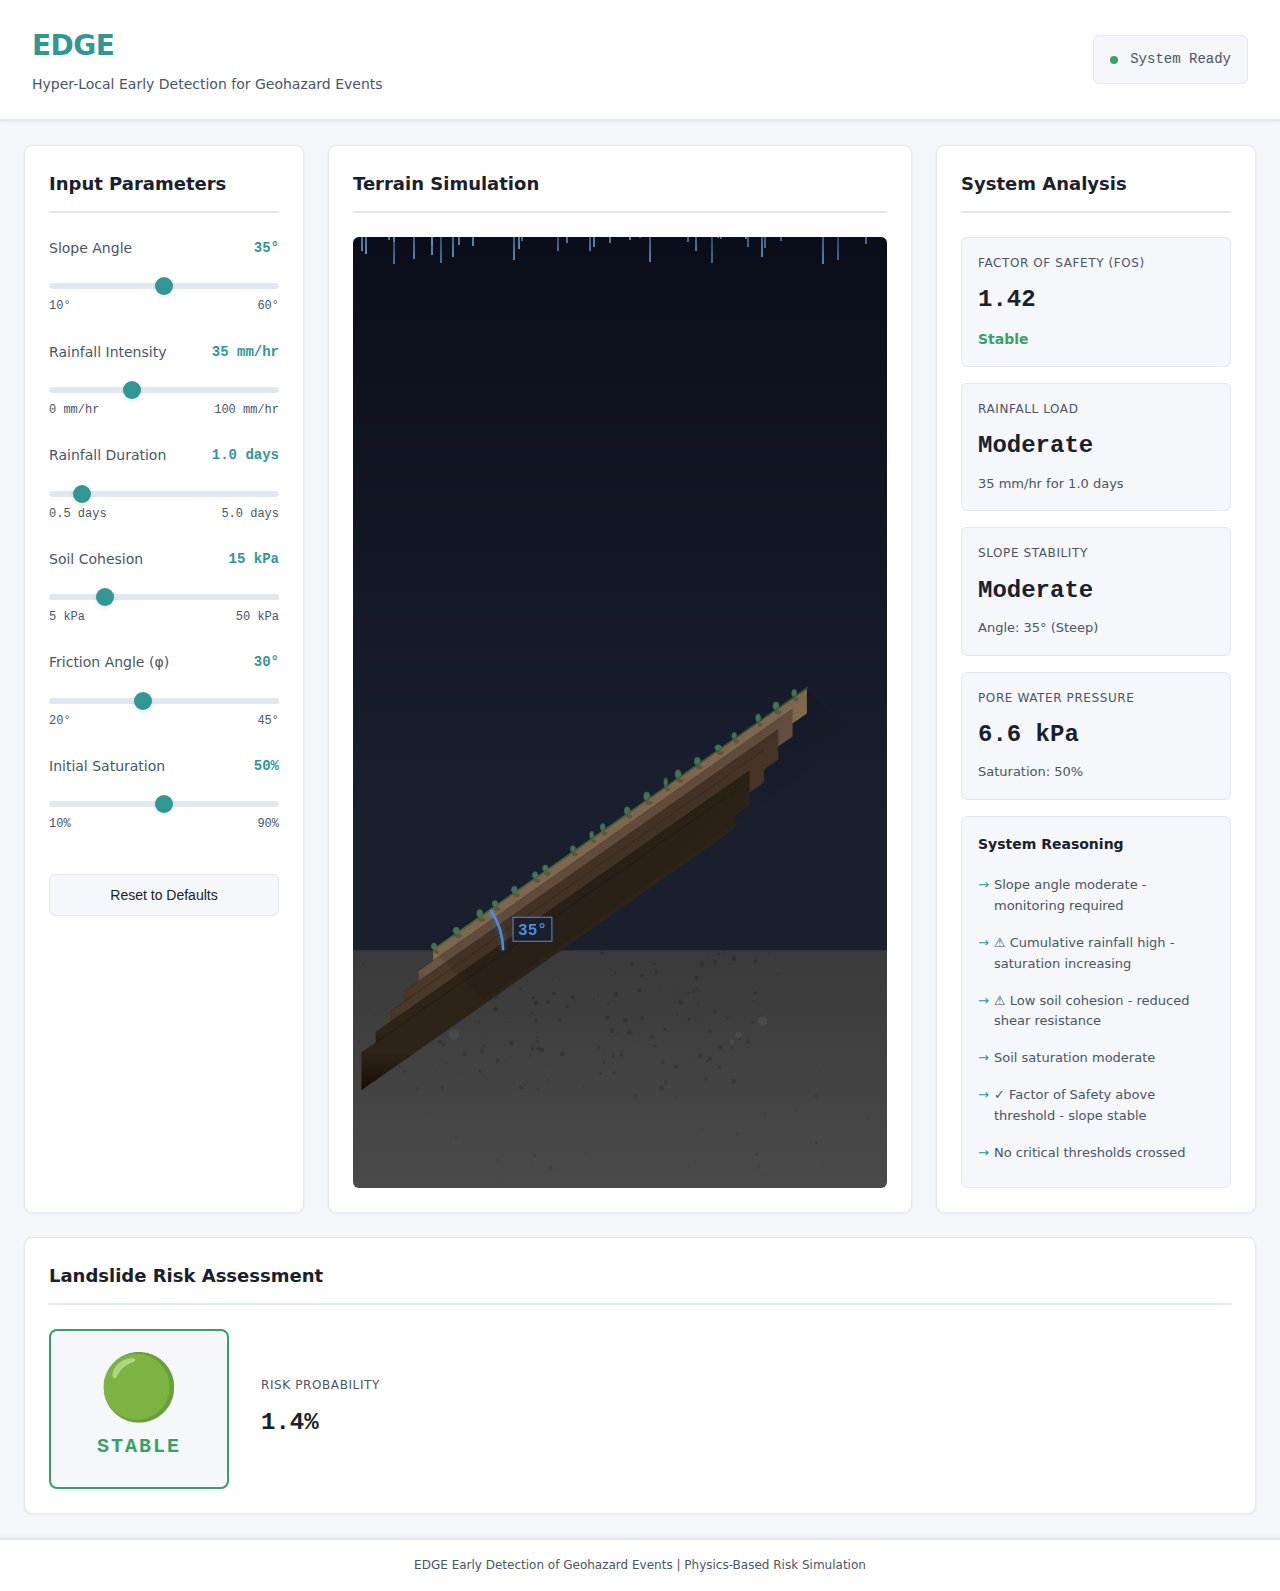
<file: demo/index.html>
<!DOCTYPE html>
<html lang="en">

<head>
    <meta charset="UTF-8">
    <meta name="viewport" content="width=device-width, initial-scale=1.0">
    <title>EDGE | Early Detection for Geohazard Events</title>
    <meta name="description"
        content="Interactive hyper-local landslide risk simulation system for demonstration and experimentation">
    <link rel="stylesheet" href="styles.css">
</head>

<body>
    <div class="app-container">
        <!-- Header -->
        <header class="header">
            <div class="header-content">
                <h1 class="system-title">EDGE</h1>
                <p class="system-subtitle">Hyper-Local Early Detection for Geohazard Events</p>
            </div>
            <div class="system-status" id="systemStatus">
                <span class="status-indicator"></span>
                <span class="status-text">System Ready</span>
            </div>
        </header>

        <!-- Main Content Grid -->
        <main class="main-grid">
            <!-- Left Panel: Input Playground -->
            <section class="panel input-panel">
                <h2 class="panel-title">Input Parameters</h2>

                <div class="control-group">
                    <label for="slopeAngle" class="control-label">
                        Slope Angle
                        <span class="control-value" id="slopeValue">35°</span>
                    </label>
                    <input type="range" id="slopeAngle" class="slider" min="10" max="60" value="35" step="1">
                    <div class="range-labels">
                        <span>10°</span>
                        <span>60°</span>
                    </div>
                </div>

                <div class="control-group">
                    <label for="rainfallIntensity" class="control-label">
                        Rainfall Intensity
                        <span class="control-value" id="rainfallValue">35 mm/hr</span>
                    </label>
                    <input type="range" id="rainfallIntensity" class="slider" min="0" max="100" value="35" step="5">
                    <div class="range-labels">
                        <span>0 mm/hr</span>
                        <span>100 mm/hr</span>
                    </div>
                </div>

                <div class="control-group">
                    <label for="rainfallDuration" class="control-label">
                        Rainfall Duration
                        <span class="control-value" id="durationValue">1.0 days</span>
                    </label>
                    <input type="range" id="rainfallDuration" class="slider" min="0.5" max="5.0" value="1.0" step="0.1">
                    <div class="range-labels">
                        <span>0.5 days</span>
                        <span>5.0 days</span>
                    </div>
                </div>

                <div class="control-group">
                    <label for="soilCohesion" class="control-label">
                        Soil Cohesion
                        <span class="control-value" id="cohesionValue">15 kPa</span>
                    </label>
                    <input type="range" id="soilCohesion" class="slider" min="5" max="50" value="15" step="1">
                    <div class="range-labels">
                        <span>5 kPa</span>
                        <span>50 kPa</span>
                    </div>
                </div>

                <div class="control-group">
                    <label for="frictionAngle" class="control-label">
                        Friction Angle (φ)
                        <span class="control-value" id="frictionValue">30°</span>
                    </label>
                    <input type="range" id="frictionAngle" class="slider" min="20" max="45" value="30" step="1">
                    <div class="range-labels">
                        <span>20°</span>
                        <span>45°</span>
                    </div>
                </div>

                <div class="control-group">
                    <label for="initialSaturation" class="control-label">
                        Initial Saturation
                        <span class="control-value" id="saturationValue">50%</span>
                    </label>
                    <input type="range" id="initialSaturation" class="slider" min="10" max="90" value="50" step="5">
                    <div class="range-labels">
                        <span>10%</span>
                        <span>90%</span>
                    </div>
                </div>

                <button class="reset-button" id="resetButton">Reset to Defaults</button>
            </section>

            <!-- Center Panel: Visual Mountain Simulation -->
            <section class="panel visualization-panel">
                <h2 class="panel-title">Terrain Simulation</h2>
                <div class="canvas-container">
                    <canvas id="terrainCanvas"></canvas>
                    <div class="rain"></div>
                </div>
                <div class="simulation-controls">
                    <button class="sim-button" id="playButton">▶ Run Simulation</button>
                    <button class="sim-button" id="pauseButton" disabled>⏸ Pause</button>
                    <button class="sim-button" id="resetSimButton">↻ Reset</button>
                </div>
            </section>

            <!-- Right Panel: Constraints & System Logic -->
            <section class="panel logic-panel">
                <h2 class="panel-title">System Analysis</h2>

                <div class="metric-card">
                    <div class="metric-label">Factor of Safety (FoS)</div>
                    <div class="metric-value" id="fosValue">1.50</div>
                    <div class="metric-status" id="fosStatus">✓ Safe</div>
                </div>

                <div class="metric-card">
                    <div class="metric-label">Rainfall Load</div>
                    <div class="metric-value" id="rainfallLoad">Moderate</div>
                    <div class="metric-detail" id="rainfallDetail">35 mm/hr for 6 hours</div>
                </div>

                <div class="metric-card">
                    <div class="metric-label">Slope Stability</div>
                    <div class="metric-value" id="slopeStability">Stable</div>
                    <div class="metric-detail" id="slopeDetail">Angle: 35° (Moderate)</div>
                </div>

                <div class="metric-card">
                    <div class="metric-label">Pore Water Pressure</div>
                    <div class="metric-value" id="poreWaterPressure">0.0 kPa</div>
                    <div class="metric-detail" id="poreWaterDetail">Saturation: 50%</div>
                </div>

                <div class="reasoning-box">
                    <h3 class="reasoning-title">System Reasoning</h3>
                    <ul class="reasoning-list" id="reasoningList">
                        <li>Slope angle within safe range</li>
                        <li>Rainfall intensity moderate</li>
                        <li>Soil cohesion adequate</li>
                        <li>No critical thresholds crossed</li>
                    </ul>
                </div>
            </section>

            <!-- Bottom Panel: Risk Output -->
            <section class="panel risk-panel">
                <h2 class="panel-title">Landslide Risk Assessment</h2>

                <div class="risk-display">
                    <div class="risk-indicator" id="riskIndicator">
                        <div class="risk-icon">🟢</div>
                        <div class="risk-label" id="riskLabel">SAFE</div>
                    </div>

                    <div class="risk-metrics">
                        <div class="risk-metric">
                            <span class="risk-metric-label">Risk Probability</span>
                            <span class="risk-metric-value" id="riskProbability">5%</span>
                        </div>
                    </div>
                </div>

                <div class="alert-box" id="alertBox" style="display: none;">
                    <div class="alert-icon">⚠️</div>
                    <div class="alert-content">
                        <div class="alert-title">LANDSLIDE WARNING</div>
                        <div class="alert-message" id="alertMessage"></div>
                    </div>
                </div>
            </section>
        </main>

        <!-- Footer -->
        <footer class="footer">
            <p>EDGE Early Detection of Geohazard Events | Physics-Based Risk Simulation</p>
        </footer>
    </div>

    <script src="physics-engine.js"></script>
    <script src="visualization.js"></script>
    <script src="app.js"></script>
</body>

</html>
</file>
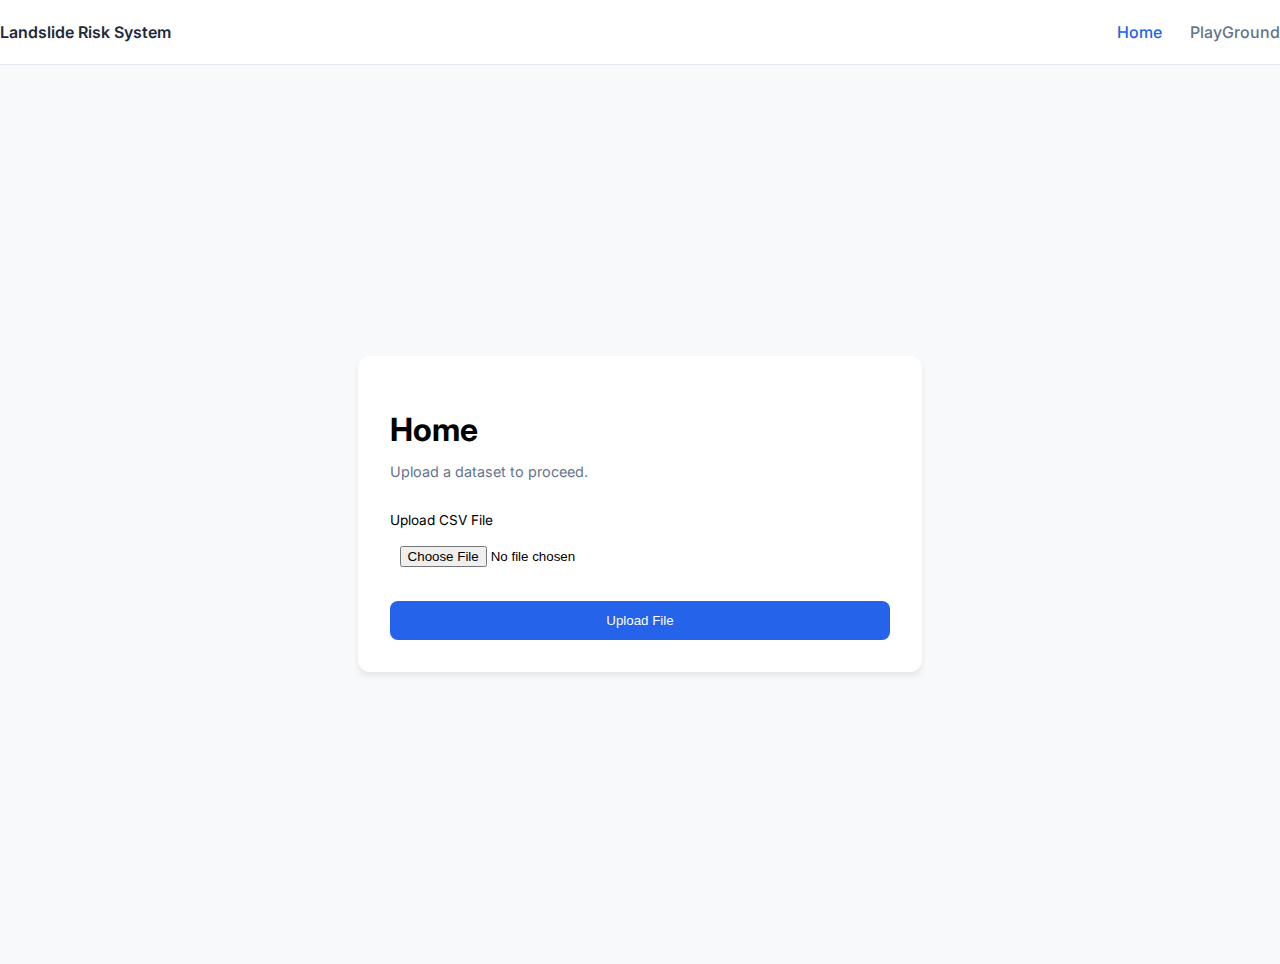
<file: static/index.html>
<!DOCTYPE html>
<html lang="en">

<head>
    <meta charset="UTF-8">
    <meta name="viewport" content="width=device-width, initial-scale=1.0">
    <title>EDGE | Home</title>
    <link href="https://fonts.googleapis.com/css2?family=Inter:wght@400;500;600&display=swap" rel="stylesheet">

    <style>
        :root {
            --bg-color: #f8f9fa;
            --card-bg: #ffffff;
            --primary: #2563eb;
            --primary-hover: #1d4ed8;
            --text-main: #1e293b;
            --text-muted: #64748b;
            --border: #e2e8f0;
        }

        body {
            margin: 0;
            padding-top: 64px;
            font-family: 'Inter', sans-serif;
            background: var(--bg-color);
            display: flex;
            justify-content: center;
            align-items: center;
            min-height: 100vh;
        }

        /* Navbar */
        .navbar {
            position: fixed;
            top: 0;
            width: 100%;
            height: 64px;
            background: #fff;
            border-bottom: 1px solid var(--border);
            display: flex;
            justify-content: space-between;
            align-items: center;
            padding: 0 2rem;
            z-index: 1000;
        }

        .nav-left {
            font-weight: 600;
            color: var(--text-main);
        }

        .nav-right a {
            margin-left: 1.5rem;
            text-decoration: none;
            color: var(--text-muted);
            font-weight: 500;
        }

        .nav-right a.active,
        .nav-right a:hover {
            color: var(--primary);
        }

        /* Panels */
        .panel {
            background: var(--card-bg);
            padding: 2rem;
            border-radius: 12px;
            width: 100%;
            max-width: 500px;
            box-shadow: 0 4px 6px rgba(0, 0, 0, 0.08);
        }

        h1 {
            margin-bottom: 0.5rem;
        }

        .subtitle {
            color: var(--text-muted);
            margin-bottom: 2rem;
            font-size: 0.9rem;
        }

        .input-group {
            margin-bottom: 1.5rem;
        }

        label {
            display: block;
            font-size: 0.85rem;
            margin-bottom: 0.5rem;
        }

        input[type="file"] {
            width: 100%;
            padding: 0.6rem;
        }

        button {
            width: 100%;
            padding: 0.75rem;
            border-radius: 8px;
            border: none;
            cursor: pointer;
            font-weight: 500;
            background: var(--primary);
            color: white;
        }

        button:hover {
            background: var(--primary-hover);
        }

        button:disabled {
            opacity: 0.6;
            cursor: not-allowed;
        }

        .secondary-btn {
            margin-top: 1rem;
            background: #f1f5f9;
            color: var(--text-main);
            border: 1px solid var(--border);
        }

        .secondary-btn:hover {
            background: #e2e8f0;
        }
    </style>
</head>

<body>

    <!-- NAVBAR -->
    <nav class="navbar">
        <div class="nav-left">Landslide Risk System</div>
        <div class="nav-right">
            <a href="#" class="active">Home</a>
            <a href="../demo/index.html">PlayGround</a>
        </div>
    </nav>

    <!-- LEFT PANEL -->
    <div class="panel">
        <h1>Home</h1>
        <p class="subtitle">Upload a dataset to proceed.</p>

        <div class="input-group">
            <label>Upload CSV File</label>
            <input type="file" id="csvFile" accept=".csv">
        </div>

        <button id="uploadBtn" onclick="handleUpload()">Upload File</button>

        <div id="actions" style="display:none; margin-top:2rem;">
            <button class="secondary-btn" onclick="runAction('/api/backtest', 'Historical Backtest')">
                Historical Backtest
            </button>
            <button class="secondary-btn" onclick="runAction('/api/live_sim', 'Live Simulation')">
                Live Simulation
            </button>
            <button class="secondary-btn" onclick="runAction('/api/quick_demo', 'Quick Demo')">
                Quick Demo
            </button>
        </div>
    </div>

    <!-- RESULTS PANEL -->
    <div class="panel" id="resultsPanel" style="display:none; margin-left:2rem; max-width:800px;">
        <h1 id="resultTitle">Results</h1>

        <!-- TERMINAL OUTPUT -->
        <div id="logContainer" style="display:none; margin-bottom:2rem;">
            <h3>Terminal Output</h3>
            <pre id="logOutput"
                style="background:#1e293b; color:#fff; padding:1rem; border-radius:8px;
                       height:300px; overflow:auto; font-family:'Fira Code', monospace;"></pre>
        </div>

        <!-- HEATMAP -->
        <div id="imgContainer" style="display:none;">
            <h3>Generated Heatmap</h3>
            <img id="resultImage"
                 style="width:100%; border-radius:8px; border:1px solid #ccc;">
        </div>
    </div>

    <!-- SCRIPT -->
    <script>
        let uploadedFileName = null;

        function handleUpload() {
            const fileInput = document.getElementById("csvFile");
            if (!fileInput.files.length) {
                alert("Please upload a CSV file.");
                return;
            }

            const formData = new FormData();
            formData.append("file", fileInput.files[0]);

            const btn = document.getElementById("uploadBtn");
            btn.textContent = "Uploading...";
            btn.disabled = true;

            fetch("/api/upload", {
                method: "POST",
                body: formData
            })
            .then(res => {
                if (!res.ok) throw new Error("Upload failed");
                return res.json();
            })
            .then(data => {
                uploadedFileName = data.filename;
                document.getElementById("actions").style.display = "block";
                document.getElementById("resultsPanel").style.display = "block";
                alert("File uploaded: " + uploadedFileName);
            })
            .catch(err => alert(err.message))
            .finally(() => {
                btn.textContent = "Upload File";
                btn.disabled = false;
            });
        }

        function runAction(endpoint, title) {
            if (!uploadedFileName) {
                alert("Please upload a file first.");
                return;
            }

            document.querySelectorAll(".secondary-btn")
                .forEach(b => b.disabled = true);

            const titleEl = document.getElementById("resultTitle");
            const logEl = document.getElementById("logOutput");
            const imgEl = document.getElementById("resultImage");

            titleEl.textContent = "Running " + title + "...";
            logEl.textContent = "Processing...";
            document.getElementById("logContainer").style.display = "block";
            document.getElementById("imgContainer").style.display = "none";

            fetch(endpoint, {
                method: "POST",
                headers: { "Content-Type": "application/json" },
                body: JSON.stringify({ dataset_file: uploadedFileName })
            })
            .then(res => {
                if (!res.ok) throw new Error("API Error: " + res.status);
                return res.json();
            })
            .then(data => {
                titleEl.textContent = title + " Results";

                let logs = "No terminal output returned.";
                if (data.logs && data.logs.trim().length > 0) {
                    logs = data.logs;
                }

                logEl.textContent = logs;
                logEl.scrollTop = logEl.scrollHeight;

                if (data.image) {
                    imgEl.src = "data:image/png;base64," + data.image;
                    document.getElementById("imgContainer").style.display = "block";
                }
            })
            .catch(err => {
                logEl.textContent = "Error: " + err.message;
            })
            .finally(() => {
                document.querySelectorAll(".secondary-btn")
                    .forEach(b => b.disabled = false);
            });
        }
    </script>

</body>
</html>
</file>
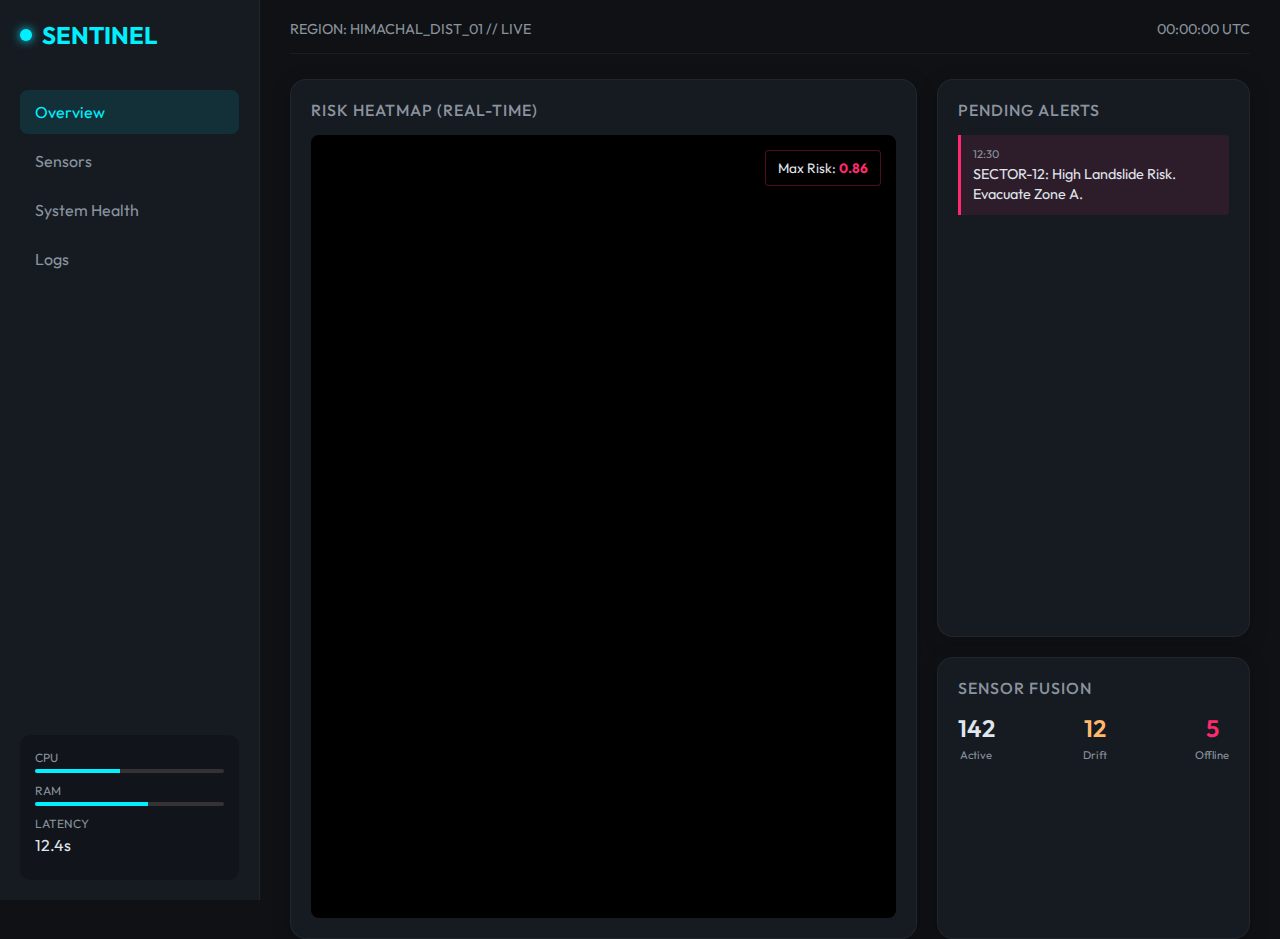
<file: src/dashboard/frontend/index.html>
<!DOCTYPE html>
<html lang="en">

<head>
    <meta charset="UTF-8">
    <meta name="viewport" content="width=device-width, initial-scale=1.0">
    <title>Sentinel-LEWS | Edge Dashboard</title>
    <link rel="stylesheet" href="styles.css">
    <link href="https://fonts.googleapis.com/css2?family=Outfit:wght@300;400;600&display=swap" rel="stylesheet">
</head>

<body>
    <div class="app-container">
        <aside class="sidebar">
            <div class="logo">
                <div class="icon-pulse"></div>
                <h2>SENTINEL</h2>
            </div>

            <nav>
                <a href="#" class="active">Overview</a>
                <a href="#">Sensors</a>
                <a href="#">System Health</a>
                <a href="#">Logs</a>
            </nav>

            <div class="status-panel">
                <div class="status-item">
                    <span class="label">CPU</span>
                    <div class="bar">
                        <div class="fill" style="width: 45%"></div>
                    </div>
                </div>
                <div class="status-item">
                    <span class="label">RAM</span>
                    <div class="bar">
                        <div class="fill" style="width: 60%"></div>
                    </div>
                </div>
                <div class="status-item">
                    <span class="label">LATENCY</span>
                    <span class="value">12.4s</span>
                </div>
            </div>
        </aside>

        <main class="main-content">
            <header>
                <div class="breadcrumbs">REGION: HIMACHAL_DIST_01 // LIVE</div>
                <div class="clock" id="clock">00:00:00 UTC</div>
            </header>

            <div class="grid-layout">
                <div class="card map-card">
                    <h3>Risk Heatmap (Real-time)</h3>
                    <div class="map-container" id="map-container">
                        <!-- Canvas for heatmap -->
                        <canvas id="riskMap"></canvas>
                        <div class="overlay-info">Max Risk: <span class="danger-text">0.86</span></div>
                    </div>
                </div>

                <div class="card alerts-card">
                    <h3>Pending Alerts</h3>
                    <div class="alert-list" id="alert-list">
                        <!-- Items injected by JS -->
                        <div class="alert-item high">
                            <span class="time">12:30</span>
                            <span class="msg">SECTOR-12: High Landslide Risk. Evacuate Zone A.</span>
                        </div>
                    </div>
                </div>

                <div class="card sensor-card">
                    <h3>Sensor Fusion</h3>
                    <div class="sensor-stats">
                        <div class="stat">
                            <span class="val">142</span>
                            <span class="lbl">Active</span>
                        </div>
                        <div class="stat warn">
                            <span class="val">12</span>
                            <span class="lbl">Drift</span>
                        </div>
                        <div class="stat err">
                            <span class="val">5</span>
                            <span class="lbl">Offline</span>
                        </div>
                    </div>
                    <div class="chart-box">
                        <!-- Placeholder for sparkline -->
                        <canvas id="sensorChart"></canvas>
                    </div>
                </div>
            </div>
        </main>
    </div>
    <script src="app.js"></script>
</body>

</html>
</file>
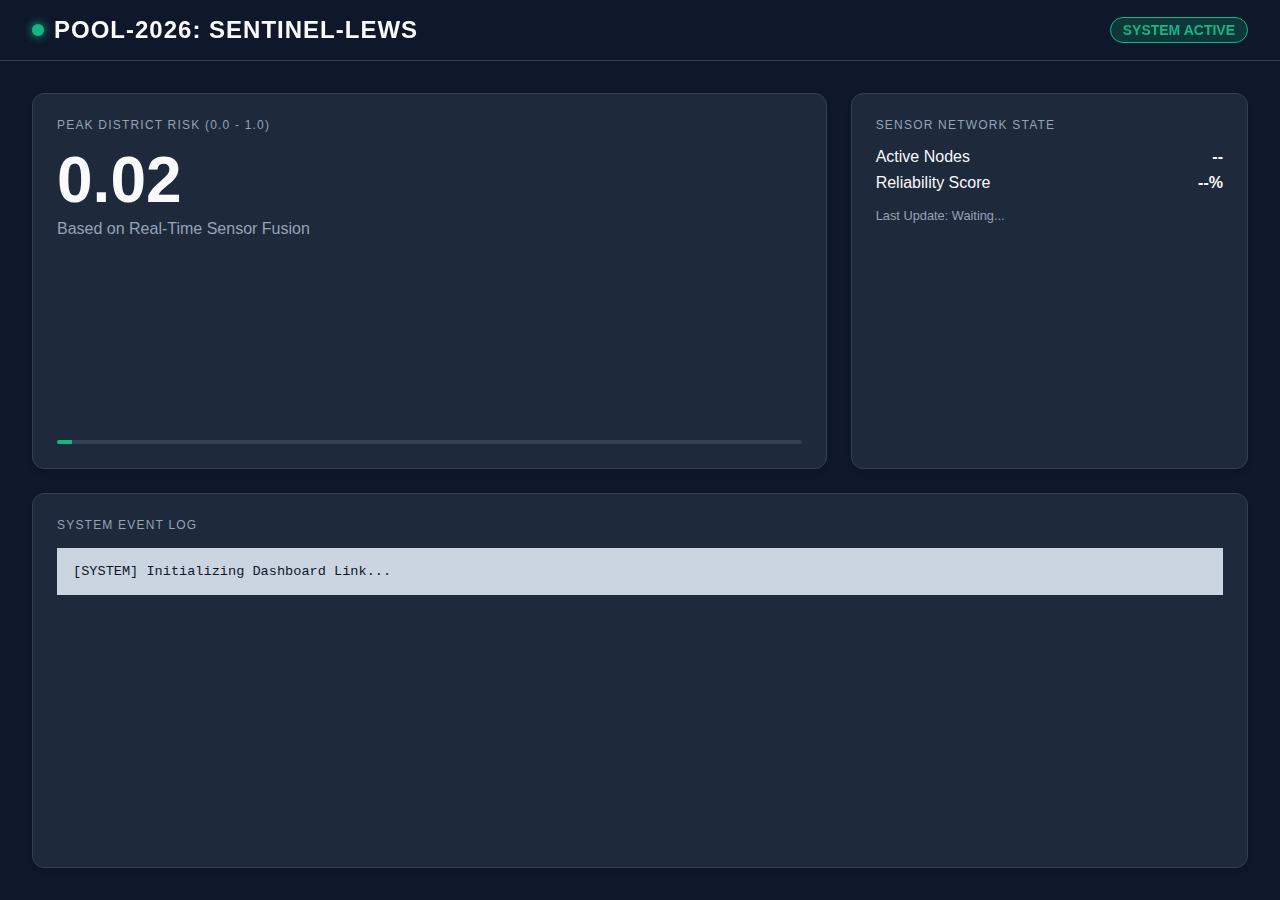
<file: src/web/templates/dashboard.html>
<!DOCTYPE html>
<html lang="en">
<head>
    <meta charset="UTF-8">
    <meta name="viewport" content="width=device-width, initial-scale=1.0">
    <title>SENTINEL-LEWS | District Command</title>
    <style>
        :root {
            --bg-color: #0f172a;
            --card-bg: #1e293b;
            --text-primary: #f8fafc;
            --text-secondary: #94a3b8;
            --accent-safe: #10b981;
            --accent-danger: #ef4444;
            --accent-warn: #f59e0b;
        }
        body {
            margin: 0;
            padding: 0;
            font-family: 'Segoe UI', Roboto, Helvetica, Arial, sans-serif;
            background-color: var(--bg-color);
            color: var(--text-primary);
            display: flex;
            flex-direction: column;
            height: 100vh;
            overflow: hidden;
        }
        header {
            background: rgba(15, 23, 42, 0.9);
            border-bottom: 1px solid #334155;
            padding: 1rem 2rem;
            display: flex;
            justify-content: space-between;
            align-items: center;
            backdrop-filter: blur(10px);
        }
        h1 { margin: 0; font-size: 1.5rem; letter-spacing: 1px; color: var(--text-primary); }
        .status-badge {
            padding: 0.25rem 0.75rem;
            border-radius: 9999px;
            font-weight: bold;
            font-size: 0.875rem;
            text-transform: uppercase;
        }
        .online { background: rgba(16, 185, 129, 0.2); color: var(--accent-safe); border: 1px solid var(--accent-safe); }
        .offline { background: rgba(239, 68, 68, 0.2); color: var(--accent-danger); border: 1px solid var(--accent-danger); }

        main {
            flex: 1;
            padding: 2rem;
            display: grid;
            grid-template-columns: 2fr 1fr;
            grid-template-rows: 1fr 1fr;
            gap: 1.5rem;
        }

        .card {
            background: var(--card-bg);
            border-radius: 12px;
            padding: 1.5rem;
            border: 1px solid #334155;
            box-shadow: 0 4px 6px -1px rgba(0, 0, 0, 0.1);
            display: flex;
            flex-direction: column;
        }
        .card-header { text-transform: uppercase; letter-spacing: 0.1em; color: var(--text-secondary); font-size: 0.75rem; margin-bottom: 1rem; }
        
        .big-number { font-size: 4rem; font-weight: 700; line-height: 1; }
        .sub-text { color: var(--text-secondary); margin-top: 0.5rem; }

        #risk-display { color: var(--accent-safe); }
        
        .alert-box {
            grid-column: 1 / -1;
            background: #450a0a;
            border: 1px solid #ef4444;
            color: #fca5a5;
            display: none; /* Hidden by default */
            font-size: 1.2rem;
            font-weight: bold;
            animation: pulse 2s infinite;
        }
        
        @keyframes pulse {
            0% { box-shadow: 0 0 0 0 rgba(239, 68, 68, 0.4); }
            70% { box-shadow: 0 0 0 10px rgba(239, 68, 68, 0); }
            100% { box-shadow: 0 0 0 0 rgba(239, 68, 68, 0); }
        }

        .log-terminal {
            font-family: 'Courier New', monospace;
            font-size: 0.85rem;
            color: #0f172a;
            background: #cbd5e1;
            padding: 1rem;
            overflow-y: auto;
            max-height: 200px;
        }
    </style>
</head>
<body>
    <header>
        <div style="display:flex; align-items:center; gap:10px;">
            <div style="width:12px; height:12px; background:var(--accent-safe); border-radius:50%; box-shadow:0 0 10px var(--accent-safe);"></div>
            <h1>POOL-2026: SENTINEL-LEWS</h1>
        </div>
        <div id="connection-status" class="status-badge online">SYSTEM ACTIVE</div>
    </header>

    <main>
        <!-- Alert Banner -->
        <div id="alert-banner" class="card alert-box" style="justify-content: center; align-items: center; text-align: center;">
            ⚠️ CRITICAL ALERT: LANDSLIDE RISK IMMINENT ⚠️
            <div id="alert-msg" style="font-size:1rem; margin-top:0.5rem; font-weight:normal;"></div>
        </div>

        <!-- Main Risk Metric -->
        <div class="card">
            <div class="card-header">Peak District Risk (0.0 - 1.0)</div>
            <div class="big-number" id="risk-score">0.02</div>
            <div class="sub-text">Based on Real-Time Sensor Fusion</div>
            <div style="margin-top:auto;">
                <div style="height:4px; width:100%; background:#334155; border-radius:2px; overflow:hidden;">
                    <div id="risk-bar" style="height:100%; width:2%; background:var(--accent-safe); transition: width 0.5s ease;"></div>
                </div>
            </div>
        </div>

        <!-- Sensor Status -->
        <div class="card">
            <div class="card-header">Sensor Network State</div>
            <div style="display:flex; justify-content:space-between; margin-bottom:0.5rem;">
                <span>Active Nodes</span>
                <span id="active-sensors" style="color:var(--text-primary); font-weight:bold;">--</span>
            </div>
            <div style="display:flex; justify-content:space-between;">
                <span>Reliability Score</span>
                <span id="reliability" style="color:var(--text-primary); font-weight:bold;">--%</span>
            </div>
            <div style="margin-top:1rem; font-size:0.8rem; color:var(--text-secondary);">
                Last Update: <span id="last-update">Waiting...</span>
            </div>
        </div>

        <!-- Logs -->
        <div class="card" style="grid-column: 1 / -1;">
            <div class="card-header">System Event Log</div>
            <div id="sys-log" class="log-terminal">
                [SYSTEM] Initializing Dashboard Link...<br>
            </div>
        </div>
    </main>

    <script>
        function updateDashboard() {
            fetch('/api/status')
                .then(res => res.json())
                .then(data => {
                    // Update Risk
                    const risk = data.max_risk || 0.0;
                    const riskEl = document.getElementById('risk-score');
                    const riskBar = document.getElementById('risk-bar');
                    
                    riskEl.innerText = risk.toFixed(3);
                    riskBar.style.width = (risk * 100) + '%';
                    
                    if(risk > 0.75) {
                        riskEl.style.color = 'var(--accent-danger)';
                        riskBar.style.background = 'var(--accent-danger)';
                    } else if (risk > 0.4) {
                        riskEl.style.color = 'var(--accent-warn)';
                        riskBar.style.background = 'var(--accent-warn)';
                    } else {
                        riskEl.style.color = 'var(--accent-safe)';
                        riskBar.style.background = 'var(--accent-safe)';
                    }

                    // Sensors
                    document.getElementById('active-sensors').innerText = data.active_sensors || 0;
                    document.getElementById('reliability').innerText = (data.sensor_trust_avg * 100).toFixed(1) + "%";
                    document.getElementById('last-update').innerText = new Date().toLocaleTimeString();

                    // Alert
                    const alertBanner = document.getElementById('alert-banner');
                    if(data.alert_active) {
                        alertBanner.style.display = 'flex';
                        document.getElementById('alert-msg').innerText = data.last_alert_msg;
                    } else {
                        alertBanner.style.display = 'none';
                    }
                    
                    // Log
                    const logEl = document.getElementById('sys-log');
                    logEl.innerHTML = `[${new Date().toLocaleTimeString()}] Sync: OK | Latency: ${data.compute_latency_ms}ms<br>` + logEl.innerHTML.slice(0, 500);
                })
                .catch(err => {
                    console.error(err);
                    document.getElementById('connection-status').className = 'status-badge offline';
                    document.getElementById('connection-status').innerText = 'OFFLINE';
                });
        }

        setInterval(updateDashboard, 2000); // 2 Second Polling
    </script>
</body>
</html>
</file>
<file: src/dashboard/frontend/styles.css>
:root {
    --bg-dark: #0f1115;
    --bg-panel: #161b22;
    --primary: #00f0ff;
    --danger: #ff2a6d;
    --warning: #ffb86c;
    --text-main: #e0e6ed;
    --text-muted: #8b949e;
    --glass: rgba(22, 27, 34, 0.7);
}

* { margin: 0; padding: 0; box-sizing: border-box; }

body {
    background-color: var(--bg-dark);
    color: var(--text-main);
    font-family: 'Outfit', sans-serif;
    height: 100vh;
    overflow: hidden;
}

.app-container {
    display: flex;
    height: 100%;
}

.sidebar {
    width: 260px;
    background-color: var(--bg-panel);
    border-right: 1px solid rgba(255,255,255,0.05);
    padding: 20px;
    display: flex;
    flex-direction: column;
}

.logo {
    display: flex;
    align-items: center;
    gap: 10px;
    margin-bottom: 40px;
    color: var(--primary);
}

.icon-pulse {
    width: 12px;
    height: 12px;
    background: var(--primary);
    border-radius: 50%;
    box-shadow: 0 0 10px var(--primary);
    animation: pulse 2s infinite;
}

@keyframes pulse {
    0% { transform: scale(1); opacity: 1; }
    50% { transform: scale(1.5); opacity: 0.5; }
    100% { transform: scale(1); opacity: 1; }
}

nav a {
    display: block;
    color: var(--text-muted);
    text-decoration: none;
    padding: 12px 15px;
    border-radius: 8px;
    margin-bottom: 5px;
    transition: 0.2s;
}

nav a:hover, nav a.active {
    background: rgba(0, 240, 255, 0.1);
    color: var(--primary);
}

.status-panel {
    margin-top: auto;
    background: rgba(0,0,0,0.2);
    padding: 15px;
    border-radius: 10px;
}

.status-item {
    margin-bottom: 10px;
}

.status-item .label {
    font-size: 0.75rem;
    color: var(--text-muted);
    display: block;
    margin-bottom: 4px;
}

.bar {
    height: 4px;
    background: #333;
    border-radius: 2px;
    overflow: hidden;
}

.fill {
    height: 100%;
    background: var(--primary);
}

.main-content {
    flex: 1;
    padding: 20px 30px;
    display: flex;
    flex-direction: column;
}

header {
    display: flex;
    justify-content: space-between;
    margin-bottom: 25px;
    font-size: 0.9rem;
    color: var(--text-muted);
    border-bottom: 1px solid rgba(255,255,255,0.05);
    padding-bottom: 15px;
}

.grid-layout {
    display: grid;
    grid-template-columns: 2fr 1fr;
    grid-template-rows: 2fr 1fr;
    gap: 20px;
    height: 100%;
}

.card {
    background: var(--bg-panel);
    border-radius: 16px;
    padding: 20px;
    border: 1px solid rgba(255,255,255,0.05);
    box-shadow: 0 4px 20px rgba(0,0,0,0.2);
    display: flex;
    flex-direction: column;
}

.card h3 {
    margin-bottom: 15px;
    font-size: 1rem;
    font-weight: 500;
    color: var(--text-muted);
    text-transform: uppercase;
    letter-spacing: 1px;
}

.map-card {
    grid-row: 1 / 3;
    position: relative;
    overflow: hidden;
}

.map-container {
    flex: 1;
    background: #000;
    border-radius: 8px;
    position: relative;
    display: flex;
    align-items: center;
    justify-content: center;
}

canvas {
    width: 100%;
    height: 100%;
    object-fit: contain;
}

.overlay-info {
    position: absolute;
    top: 15px;
    right: 15px;
    background: rgba(0,0,0,0.7);
    padding: 8px 12px;
    border-radius: 4px;
    font-size: 0.85rem;
    border: 1px solid rgba(255,42,109,0.3);
}

.danger-text { color: var(--danger); font-weight: bold; }

.alerts-card {
    grid-column: 2;
    grid-row: 1;
}

.alert-item {
    background: rgba(255,42,109,0.1);
    border-left: 3px solid var(--danger);
    padding: 12px;
    margin-bottom: 10px;
    border-radius: 0 4px 4px 0;
}

.alert-item.high { border-color: var(--danger); }

.alert-item .time {
    display: block;
    font-size: 0.7rem;
    color: var(--text-muted);
    margin-bottom: 2px;
}

.alert-item .msg {
    font-size: 0.9rem;
}

.sensor-card {
    grid-column: 2;
    grid-row: 2;
}

.sensor-stats {
    display: flex;
    justify-content: space-between;
    margin-bottom: 15px;
}

.stat { text-align: center; }
.stat .val { display: block; font-size: 1.5rem; font-weight: 600; }
.stat .lbl { font-size: 0.7rem; color: var(--text-muted); }
.stat.warn .val { color: var(--warning); }
.stat.err .val { color: var(--danger); }
</file>
<file: demo/styles.css>
/* ===== CSS RESET & BASE ===== */
* {
    margin: 0;
    padding: 0;
    box-sizing: border-box;
}

:root {
    /* Light Mode Color Palette */
    --color-bg-primary: #f5f7fa;
    --color-bg-secondary: #ffffff;
    --color-bg-panel: #ffffff;
    --color-border: #e2e8f0;
    --color-text-primary: #1a202c;
    --color-text-secondary: #4a5568;
    --color-accent-blue: #3182ce;
    --color-accent-teal: #319795;
    --color-safe: #38a169;
    --color-warning: #d69e2e;
    --color-danger: #e53e3e;

    /* Typography */
    --font-primary: 'Inter', -apple-system, BlinkMacSystemFont, 'Segoe UI', system-ui, sans-serif;
    --font-mono: 'JetBrains Mono', 'Courier New', monospace;

    /* Spacing */
    --spacing-xs: 0.5rem;
    --spacing-sm: 0.75rem;
    --spacing-md: 1rem;
    --spacing-lg: 1.5rem;
    --spacing-xl: 2rem;

    /* Transitions */
    --transition-fast: 150ms ease;
    --transition-normal: 300ms ease;
}

body {
    font-family: var(--font-primary);
    background: var(--color-bg-primary);
    color: var(--color-text-primary);
    line-height: 1.6;
    overflow-x: hidden;
}

/* ===== LAYOUT ===== */
.app-container {
    min-height: 100vh;
    display: flex;
    flex-direction: column;
}

/* ===== HEADER ===== */
.header {
    background: var(--color-bg-secondary);
    border-bottom: 2px solid var(--color-border);
    padding: var(--spacing-lg) var(--spacing-xl);
    display: flex;
    justify-content: space-between;
    align-items: center;
    box-shadow: 0 1px 3px rgba(0, 0, 0, 0.05);
}

.header-content {
    flex: 1;
}

.system-title {
    font-size: 1.75rem;
    font-weight: 700;
    color: var(--color-accent-teal);
    letter-spacing: -0.02em;
    margin-bottom: 0.25rem;
}

.system-subtitle {
    font-size: 0.875rem;
    color: var(--color-text-secondary);
    font-weight: 400;
}

.system-status {
    display: flex;
    align-items: center;
    gap: var(--spacing-sm);
    padding: var(--spacing-sm) var(--spacing-md);
    background: var(--color-bg-primary);
    border-radius: 6px;
    border: 1px solid var(--color-border);
}

.status-indicator {
    width: 8px;
    height: 8px;
    border-radius: 50%;
    background: var(--color-safe);
    animation: pulse 2s ease-in-out infinite;
}

@keyframes pulse {

    0%,
    100% {
        opacity: 1;
    }

    50% {
        opacity: 0.5;
    }
}

.status-text {
    font-size: 0.875rem;
    color: var(--color-text-secondary);
    font-family: var(--font-mono);
}

/* ===== MAIN GRID ===== */
.main-grid {
    flex: 1;
    display: grid;
    grid-template-columns: 320px 1fr 380px;
    grid-template-rows: 1fr auto;
    gap: var(--spacing-lg);
    padding: var(--spacing-lg);
    max-width: 1920px;
    margin: 0 auto;
    width: 100%;
}

/* ===== PANELS ===== */
.panel {
    background: var(--color-bg-panel);
    border: 1px solid var(--color-border);
    border-radius: 8px;
    padding: var(--spacing-lg);
    overflow-y: auto;
    box-shadow: 0 1px 3px rgba(0, 0, 0, 0.05);
}

.panel-title {
    font-size: 1.125rem;
    font-weight: 600;
    margin-bottom: var(--spacing-lg);
    color: var(--color-text-primary);
    border-bottom: 2px solid var(--color-border);
    padding-bottom: var(--spacing-sm);
}

/* Input Panel */
.input-panel {
    grid-column: 1;
    grid-row: 1;
}

.control-group {
    margin-bottom: var(--spacing-lg);
}

.control-label {
    display: flex;
    justify-content: space-between;
    align-items: center;
    font-size: 0.875rem;
    color: var(--color-text-secondary);
    margin-bottom: var(--spacing-sm);
    font-weight: 500;
}

.control-value {
    font-family: var(--font-mono);
    color: var(--color-accent-teal);
    font-weight: 600;
}

.slider {
    width: 100%;
    height: 6px;
    background: var(--color-border);
    border-radius: 3px;
    outline: none;
    -webkit-appearance: none;
    margin-bottom: var(--spacing-xs);
}

.slider::-webkit-slider-thumb {
    -webkit-appearance: none;
    appearance: none;
    width: 18px;
    height: 18px;
    background: var(--color-accent-teal);
    border-radius: 50%;
    cursor: pointer;
    transition: var(--transition-fast);
    box-shadow: 0 2px 4px rgba(0, 0, 0, 0.1);
}

.slider::-webkit-slider-thumb:hover {
    background: var(--color-accent-blue);
    transform: scale(1.1);
    box-shadow: 0 3px 6px rgba(0, 0, 0, 0.15);
}

.slider::-moz-range-thumb {
    width: 18px;
    height: 18px;
    background: var(--color-accent-teal);
    border-radius: 50%;
    cursor: pointer;
    border: none;
    transition: var(--transition-fast);
    box-shadow: 0 2px 4px rgba(0, 0, 0, 0.1);
}

.slider::-moz-range-thumb:hover {
    background: var(--color-accent-blue);
    transform: scale(1.1);
    box-shadow: 0 3px 6px rgba(0, 0, 0, 0.15);
}

.range-labels {
    display: flex;
    justify-content: space-between;
    font-size: 0.75rem;
    color: var(--color-text-secondary);
    font-family: var(--font-mono);
}

.reset-button {
    width: 100%;
    padding: var(--spacing-sm) var(--spacing-md);
    background: var(--color-bg-primary);
    border: 1px solid var(--color-border);
    border-radius: 6px;
    color: var(--color-text-primary);
    font-size: 0.875rem;
    font-weight: 500;
    cursor: pointer;
    transition: var(--transition-fast);
    margin-top: var(--spacing-md);
}

.reset-button:hover {
    background: var(--color-border);
    border-color: var(--color-accent-blue);
}

/* Visualization Panel */
.visualization-panel {
    grid-column: 2;
    grid-row: 1;
    display: flex;
    flex-direction: column;
}

.canvas-container {
    flex: 1;
    background: #e8f4f8;
    border-radius: 6px;
    overflow: hidden;
    position: relative;
    min-height: 400px;
    box-shadow: inset 0 2px 4px rgba(0, 0, 0, 0.05);
}

#terrainCanvas {
    width: 100%;
    height: 100%;
    display: block;
}

.simulation-controls {
    display: none;
    /* Hide simulation controls as per requirement */
}

/* Rain Animation */
.rain {
    position: absolute;
    top: 0;
    left: 0;
    width: 100%;
    height: 100%;
    pointer-events: none;
    z-index: 10;
}

.drop {
    position: absolute;
    top: -50px;
    width: 2px;
    pointer-events: none;
    animation: drop 0.5s linear infinite;
}

@keyframes drop {
    from {
        transform: translateY(0) translateX(0);
    }
    to {
        transform: translateY(calc(100vh + 100px)) translateX(var(--wind-drift, 0px));
    }
}

.stem {
    width: 2px;
    height: 100%;
    background: linear-gradient(to bottom, rgba(100, 150, 200, 0), rgba(100, 150, 200, var(--drop-opacity, 0.8)));
}

.splat {
    width: 8px;
    height: 8px;
    border-radius: 50%;
    background: rgba(100, 150, 200, 0.5);
    position: absolute;
    bottom: -8px;
    left: -3px;
    opacity: 0;
    animation: splat 0.3s ease-out;
}

@keyframes splat {
    0% {
        opacity: 1;
        transform: scale(0);
    }

    50% {
        opacity: 0.8;
        transform: scale(1.5);
    }

    100% {
        opacity: 0;
        transform: scale(2);
    }
}

/* Logic Panel */
.logic-panel {
    grid-column: 3;
    grid-row: 1;
}

.metric-card {
    background: var(--color-bg-primary);
    border: 1px solid var(--color-border);
    border-radius: 6px;
    padding: var(--spacing-md);
    margin-bottom: var(--spacing-md);
}

.metric-label {
    font-size: 0.75rem;
    color: var(--color-text-secondary);
    text-transform: uppercase;
    letter-spacing: 0.05em;
    margin-bottom: var(--spacing-xs);
}

.metric-value {
    font-size: 1.5rem;
    font-weight: 700;
    font-family: var(--font-mono);
    color: var(--color-text-primary);
    margin-bottom: var(--spacing-xs);
}

.metric-status {
    font-size: 0.875rem;
    font-weight: 600;
    color: var(--color-safe);
}

.metric-status.warning {
    color: var(--color-warning);
}

.metric-status.danger {
    color: var(--color-danger);
}

.metric-detail {
    font-size: 0.8125rem;
    color: var(--color-text-secondary);
    margin-top: var(--spacing-xs);
}

.reasoning-box {
    background: var(--color-bg-primary);
    border: 1px solid var(--color-border);
    border-radius: 6px;
    padding: var(--spacing-md);
    margin-top: var(--spacing-md);
}

.reasoning-title {
    font-size: 0.875rem;
    font-weight: 600;
    color: var(--color-text-primary);
    margin-bottom: var(--spacing-sm);
}

.reasoning-list {
    list-style: none;
    font-size: 0.8125rem;
    color: var(--color-text-secondary);
}

.reasoning-list li {
    padding: var(--spacing-xs) 0;
    padding-left: var(--spacing-md);
    position: relative;
}

.reasoning-list li::before {
    content: '→';
    position: absolute;
    left: 0;
    color: var(--color-accent-teal);
}

/* Risk Panel */
.risk-panel {
    grid-column: 1 / -1;
    grid-row: 2;
}

.risk-display {
    display: flex;
    align-items: center;
    gap: var(--spacing-xl);
}

.risk-indicator {
    display: flex;
    flex-direction: column;
    align-items: center;
    gap: var(--spacing-sm);
    padding: var(--spacing-lg);
    background: var(--color-bg-primary);
    border: 2px solid var(--color-border);
    border-radius: 8px;
    min-width: 180px;
}

.risk-icon {
    font-size: 4rem;
    line-height: 1;
}

.risk-label {
    font-size: 1.25rem;
    font-weight: 700;
    letter-spacing: 0.1em;
    font-family: var(--font-mono);
}

.risk-metrics {
    display: flex;
    gap: var(--spacing-xl);
    flex: 1;
}

.risk-metric {
    display: flex;
    flex-direction: column;
    gap: var(--spacing-xs);
}

.risk-metric-label {
    font-size: 0.75rem;
    color: var(--color-text-secondary);
    text-transform: uppercase;
    letter-spacing: 0.05em;
}

.risk-metric-value {
    font-size: 1.5rem;
    font-weight: 700;
    font-family: var(--font-mono);
    color: var(--color-text-primary);
}

.alert-box {
    margin-top: var(--spacing-lg);
    padding: var(--spacing-lg);
    background: rgba(229, 62, 62, 0.1);
    border: 2px solid var(--color-danger);
    border-radius: 8px;
    display: flex;
    align-items: center;
    gap: var(--spacing-md);
    animation: alertPulse 1s ease-in-out infinite;
}

@keyframes alertPulse {

    0%,
    100% {
        border-color: var(--color-danger);
    }

    50% {
        border-color: var(--color-warning);
    }
}

.alert-icon {
    font-size: 2.5rem;
    line-height: 1;
}

.alert-content {
    flex: 1;
}

.alert-title {
    font-size: 1.125rem;
    font-weight: 700;
    color: var(--color-danger);
    margin-bottom: var(--spacing-xs);
}

.alert-message {
    font-size: 0.875rem;
    color: var(--color-text-primary);
    line-height: 1.5;
}

/* Footer */
.footer {
    background: var(--color-bg-secondary);
    border-top: 2px solid var(--color-border);
    padding: var(--spacing-md) var(--spacing-xl);
    text-align: center;
    box-shadow: 0 -1px 3px rgba(0, 0, 0, 0.05);
}

.footer p {
    font-size: 0.75rem;
    color: var(--color-text-secondary);
}

/* ===== RESPONSIVE ===== */
@media (max-width: 1400px) {
    .main-grid {
        grid-template-columns: 280px 1fr 320px;
    }
}

@media (max-width: 1024px) {
    .main-grid {
        grid-template-columns: 1fr;
        grid-template-rows: auto auto auto auto;
    }

    .input-panel {
        grid-column: 1;
        grid-row: 1;
    }

    .visualization-panel {
        grid-column: 1;
        grid-row: 2;
    }

    .logic-panel {
        grid-column: 1;
        grid-row: 3;
    }

    .risk-panel {
        grid-column: 1;
        grid-row: 4;
    }
}

@media (max-width: 640px) {
    .header {
        flex-direction: column;
        gap: var(--spacing-md);
        align-items: flex-start;
    }

    .risk-display {
        flex-direction: column;
    }

    .risk-metrics {
        flex-direction: column;
        gap: var(--spacing-md);
    }
}
</file>
